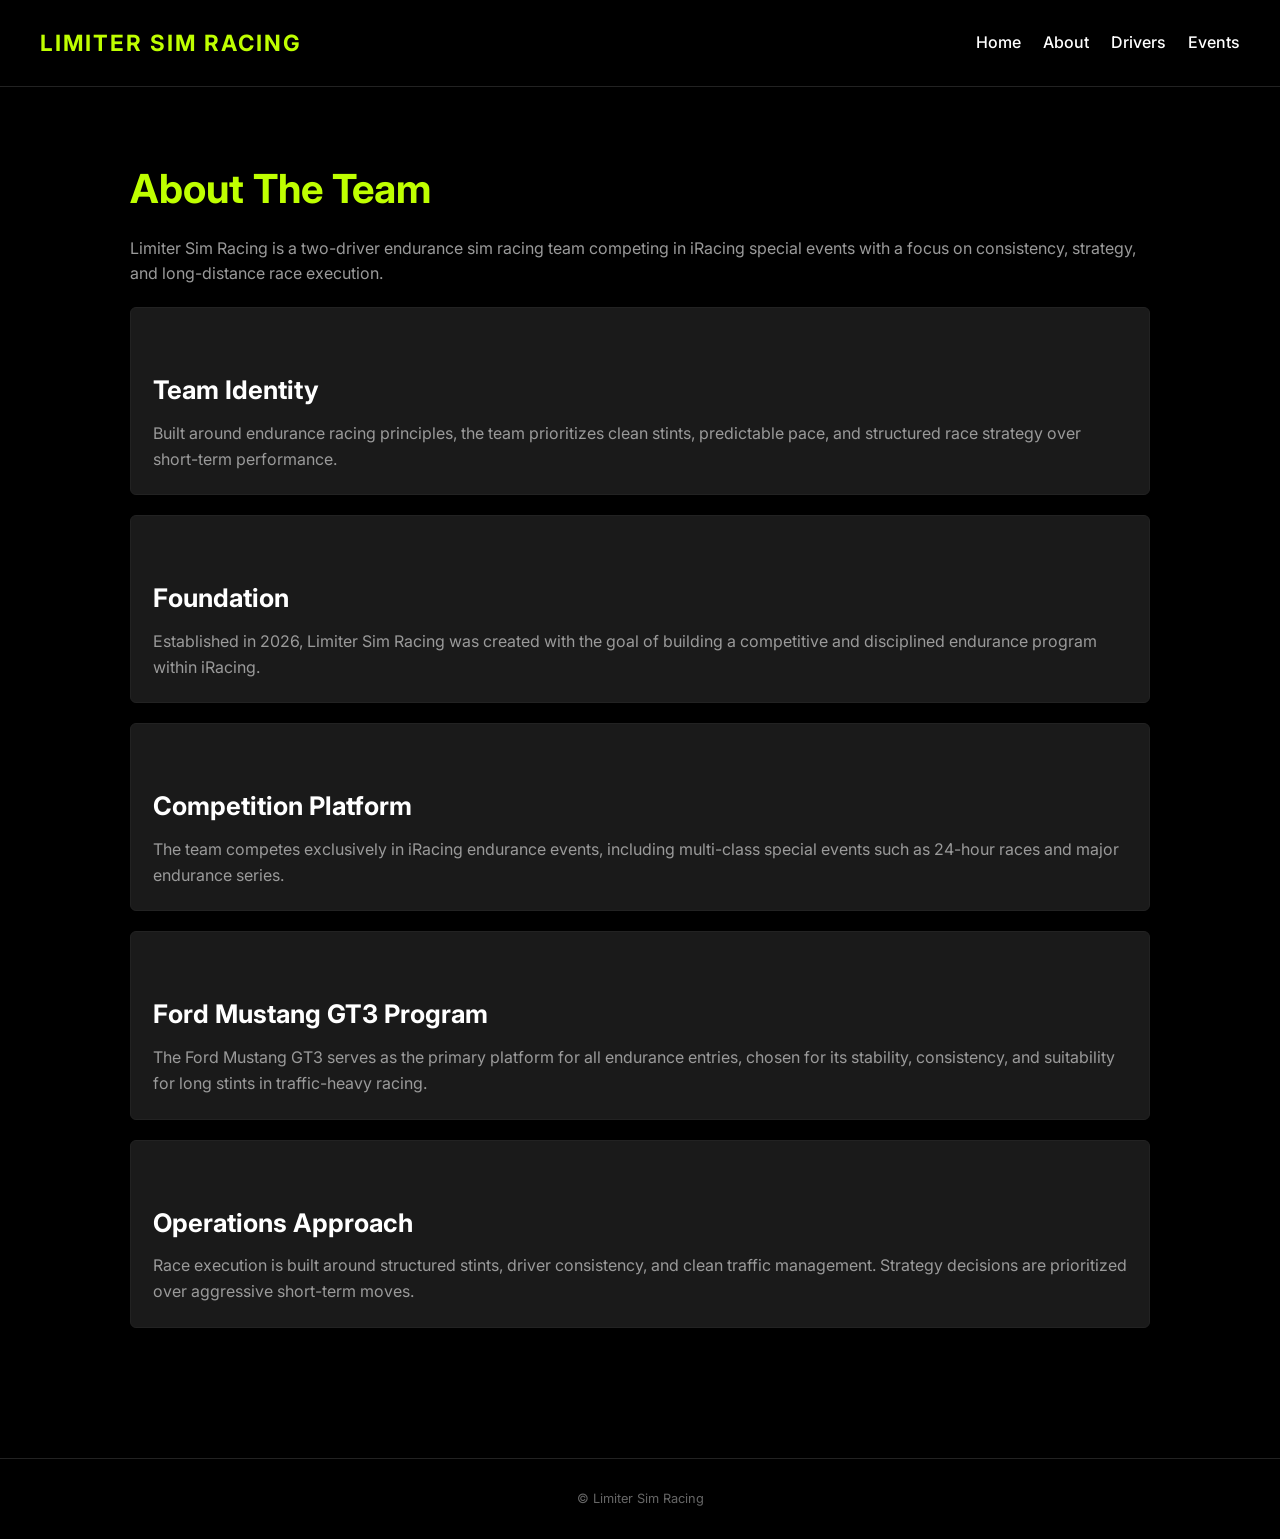
<file: about.html>
<!DOCTYPE html>
<html lang="en">
<head>
  <meta charset="UTF-8">
  <title>About — Limiter Sim Racing</title>
  <link rel="stylesheet" href="style.css">
</head>

<body>

<header>
  <div class="logo">LIMITER SIM RACING</div>

  <nav>
    <a href="index.html">Home</a>
    <a href="about.html">About</a>
    <a href="drivers.html">Drivers</a>
    <a href="events.html">Events</a>
  </nav>
</header>

<main>

  <h1>About The Team</h1>

  <p>
    Limiter Sim Racing is a two-driver endurance sim racing team competing in iRacing special events
    with a focus on consistency, strategy, and long-distance race execution.
  </p>

  <!-- CORE IDENTITY -->
  <div class="card">
    <h2>Team Identity</h2>
    <p>
      Built around endurance racing principles, the team prioritizes clean stints, predictable pace,
      and structured race strategy over short-term performance.
    </p>
  </div>

  <!-- FOUNDATION -->
  <div class="card">
    <h2>Foundation</h2>
    <p>
      Established in 2026, Limiter Sim Racing was created with the goal of building a competitive
      and disciplined endurance program within iRacing.
    </p>
  </div>

  <!-- PLATFORM -->
  <div class="card">
    <h2>Competition Platform</h2>
    <p>
      The team competes exclusively in iRacing endurance events, including multi-class special
      events such as 24-hour races and major endurance series.
    </p>
  </div>

  <!-- CAR PROGRAM -->
  <div class="card">
    <h2>Ford Mustang GT3 Program</h2>
    <p>
      The Ford Mustang GT3 serves as the primary platform for all endurance entries,
      chosen for its stability, consistency, and suitability for long stints in traffic-heavy racing.
    </p>
  </div>

  <!-- OPERATIONS -->
  <div class="card">
    <h2>Operations Approach</h2>
    <p>
      Race execution is built around structured stints, driver consistency, and clean traffic management.
      Strategy decisions are prioritized over aggressive short-term moves.
    </p>
  </div>

</main>

<footer>
  © Limiter Sim Racing
</footer>

</body>
</html>
</file>
<file: style.css>
@import url('https://fonts.googleapis.com/css2?family=Inter:wght@300;500;700&display=swap');

:root {
  --lime: #BFFF00;
  --black: #000000;
  --dark: #0b0b0b;
  --gray: #1a1a1a;
  --text: #ffffff;
  --muted: #9a9a9a;
  --border: #222;
}

* {
  margin: 0;
  padding: 0;
  box-sizing: border-box;
}

body {
  font-family: 'Inter', sans-serif;
  background: var(--black);
  color: var(--text);
  line-height: 1.6;
}

/* =========================
   HEADER (MOTORSPORT STYLE)
========================= */

header {
  display: flex;
  justify-content: space-between;
  align-items: center;
  padding: 25px 40px;
  border-bottom: 1px solid var(--border);
  background: rgba(0,0,0,0.8);
  backdrop-filter: blur(10px);
  position: sticky;
  top: 0;
  z-index: 100;
}

.logo {
  font-size: 1.4rem;
  font-weight: 700;
  color: var(--lime);
  letter-spacing: 2px;
}

/* NAV */
nav a {
  color: var(--text);
  text-decoration: none;
  margin-left: 18px;
  font-weight: 500;
  position: relative;
  transition: 0.3s ease;
}

/* underline animation */
nav a::after {
  content: "";
  position: absolute;
  left: 0;
  bottom: -6px;
  width: 0%;
  height: 2px;
  background: var(--lime);
  transition: 0.3s ease;
}

nav a:hover {
  color: var(--lime);
}

nav a:hover::after {
  width: 100%;
}

/* =========================
   MAIN LAYOUT
========================= */

main {
  padding: 70px 40px;
  max-width: 1100px;
  margin: auto;
}

/* =========================
   TYPOGRAPHY
========================= */

h1 {
  color: var(--lime);
  font-size: 2.5rem;
  margin-bottom: 15px;
}

h2 {
  margin-top: 40px;
  margin-bottom: 10px;
  font-size: 1.6rem;
}

p {
  color: var(--muted);
  font-size: 1rem;
}

/* =========================
   CARDS (GT TEAM STYLE)
========================= */

.card {
  background: var(--gray);
  border: 1px solid var(--border);
  padding: 22px;
  margin-top: 20px;
  border-radius: 6px;
  transition: 0.3s ease;
}

.card:hover {
  transform: translateY(-4px);
  border-color: var(--lime);
  box-shadow: 0 0 20px rgba(191,255,0,0.08);
}

/* =========================
   BUTTONS (MOTORSPORT CTA)
========================= */

.button {
  display: inline-block;
  margin-top: 15px;
  padding: 10px 18px;
  text-decoration: none;
  font-weight: 700;
  background: var(--lime);
  color: var(--black);
  border-radius: 4px;
  transition: 0.3s ease;
}

.button:hover {
  transform: translateY(-3px);
  box-shadow: 0 0 18px rgba(191,255,0,0.4);
}

/* =========================
   SECTIONS (CLEAN SPACING)
========================= */

section {
  margin-top: 40px;
}

/* =========================
   IMAGES
========================= */

img {
  max-width: 100%;
  border-radius: 6px;
}

/* =========================
   FOOTER
========================= */

footer {
  padding: 30px;
  border-top: 1px solid var(--border);
  font-size: 0.8rem;
  text-align: center;
  color: #666;
  margin-top: 60px;
}
</file>
